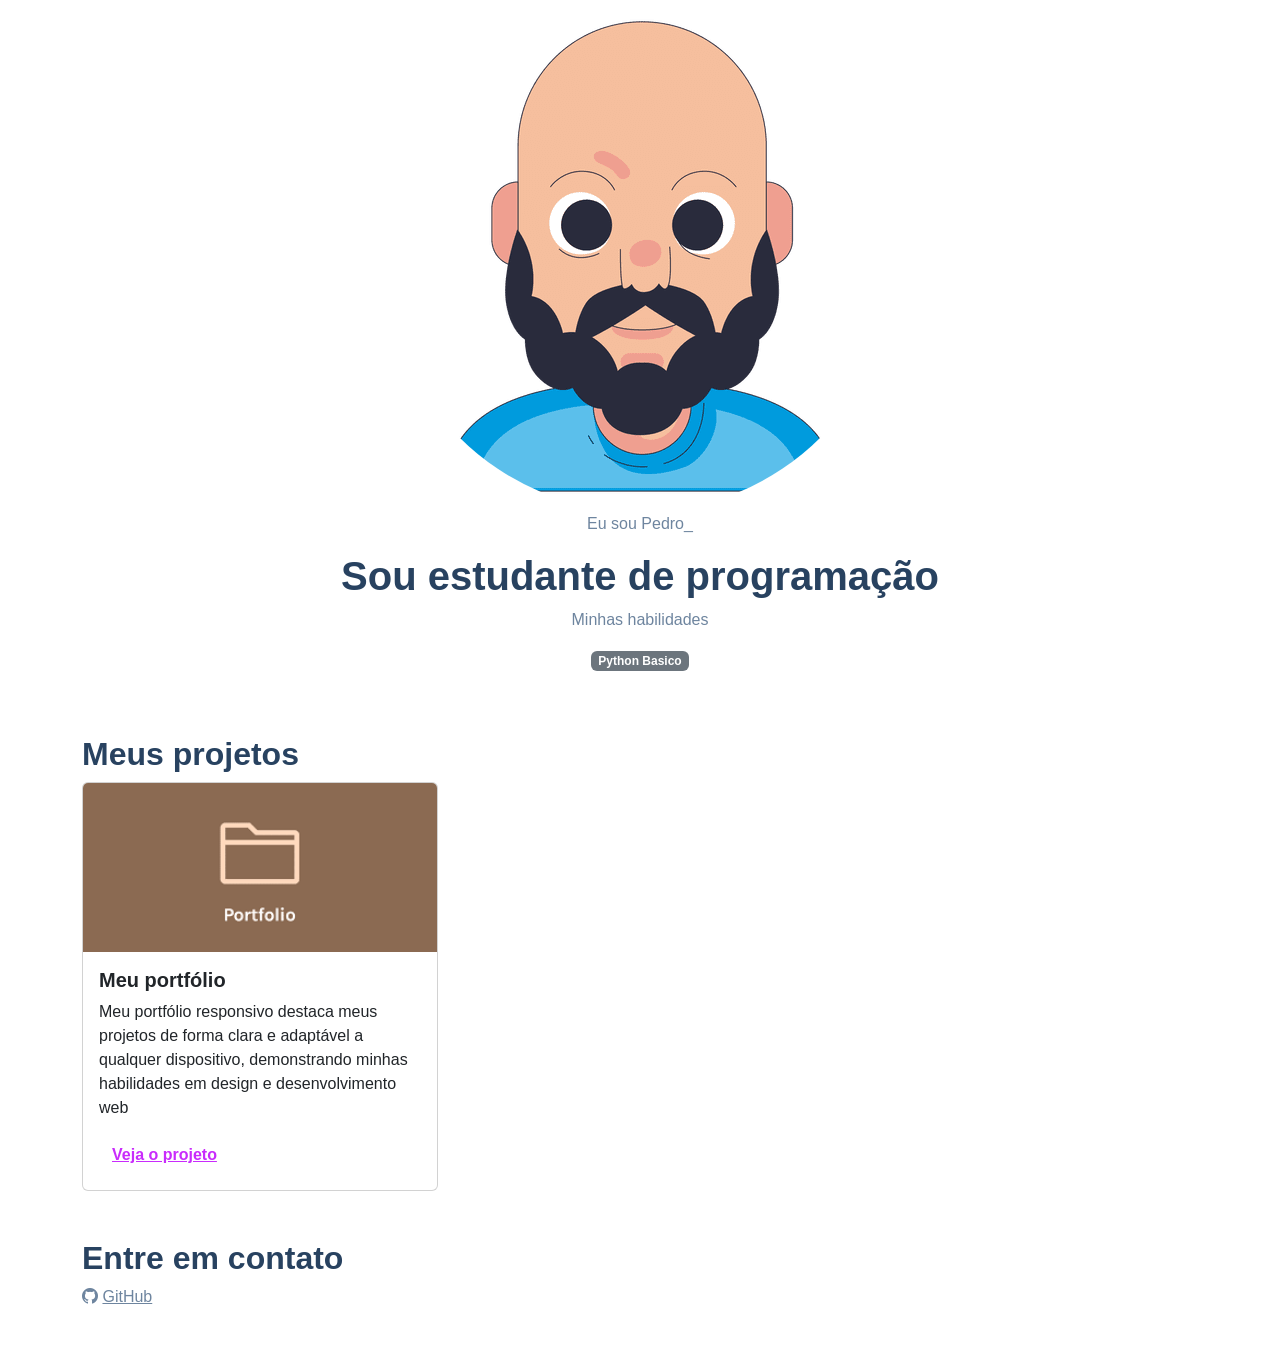
<file: index.html>
<!DOCTYPE html>
<html lang="pt-br">

<head>
    <meta charset="UTF-8">
    <meta name="viewport" content="width=device-width, initial-scale=1.0">
    <link href="https://cdn.jsdelivr.net/npm/bootstrap@5.3.3/dist/css/bootstrap.min.css" rel="stylesheet">
    <link rel="stylesheet" href="https://cdn.jsdelivr.net/npm/bootstrap-icons@1.13.1/font/bootstrap-icons.min.css">
    <link rel="stylesheet" href="style.css">
    <title>MEU PORTFÓLIO</title>
</head>

<body>
    <header class="container text-center" > 
        <img src="baldy-beard-man-633f43.webp" alt="Avatar do pedro" class="rounded-circle" srcset=" ">
        <p badge text-bg-secondary>Eu sou Pedro_</p>
        <h1>Sou estudante de programação</h1>
        <p >Minhas habilidades</p>
        <div>
            <p class="badge text-bg-secondary">Python Basico</p>
        </div>
</header>
    <main class="container mt-5">
        <h2>Meus projetos</h2>
        <div class="row">
            <div class="col-md-4">
                <div class="card">
                    <img src="images.png" class="card-img-top" alt="Imagem do projeto de biblioteca virtual">
                    <div class="card-body">
                        <h5 class="card-title">Meu portfólio</h5>
                        <p class="card-text">Meu portfólio responsivo destaca meus projetos de forma clara e adaptável a qualquer dispositivo, demonstrando minhas habilidades em design e desenvolvimento web
                        </p>
                        <button type="button" class="btn btn-link" data-bs-toggle="modal" data-bs-target="#modal1">Veja
                            o projeto</button>
                    </div>
                </div>
            </div>

            <div class="modal" id="modal1" tabindex="-1">
                <div class="modal-dialog">
                    <div class="modal-content">
                        <div class="modal-header">
                            <h5 class="modal-title">Minha Biblioteca: Uma Webpage Personalizada</h5>
                            <button type="button" class="btn-close" data-bs-dismiss="modal" aria-label="Close"></button>
                        </div>
                        <div class="modal-body">
                            <p>Olá! Sou Pedro, estudante de programação apaixonado por desenvolvimento web</p>
                            <p>Meu portfólio responsivo mostra meus projetos de forma clara e adaptável a qualquer dispositivo, refletindo minhas habilidades em design e codificação.</p>
                            <p>Destaco um projeto principal, uma biblioteca virtual, com detalhes, links ao vivo e código no GitHub.</p>
                            <p>Convido você a explorar meu trabalho e conhecer minhas habilidades na área de tecnologia!</p>
                            <img src="Captura de tela_2025-06-17_07-52-13.png" style="width: 20rem;" alt="Imagem representativa do projeto da exposição online">
                        </div>
                        <div class="modal-footer">
                            <a href="https://github.com/pedroleonardo945/meu-portf-lio.git">Ver código do projeto</a>
                        </div>
                    </div>
                </div>
            </div>

    <footer class="container py-5">
        <h2>Entre em contato</h2>
        <div>
            <i class="bi bi-github"></i>
            <a href="https://github.com/pedroleonardo945">GitHub</a>
    <script src="https://cdn.jsdelivr.net/npm/bootstrap@5.3.2/dist/js/bootstrap.bundle.min.js"></script>
</body>

</html>
</file>
<file: style.css>
@import url('https://fonts.googleapis.com/css2?family=Chakra+Petch:ital,wght@0,300;0,400;0,500;0,600;0,700;1,300;1,400;1,500;1,600;1,700&display=swap');

:root {
    --cor-principal: #6E859F;
    --cor-secundaria: #284260;
    --cor-destaque: #C92BFC;
}

body {
    font-family: 'Chakra Patch', sans-serif;
    color: var(--cor-principal);
}

h1, h2, h5 {
    color: var(--cor-secundaria);
    font-weight: 700;
}

.Lead, .btn-link {
    color: var(--cor-destaque);
    font-weight:700;
}

a, .btn-link:hover {
    color: var(--cor-principal)
}

a:hover {
    color: var(--cor-destaque)
}
</file>
